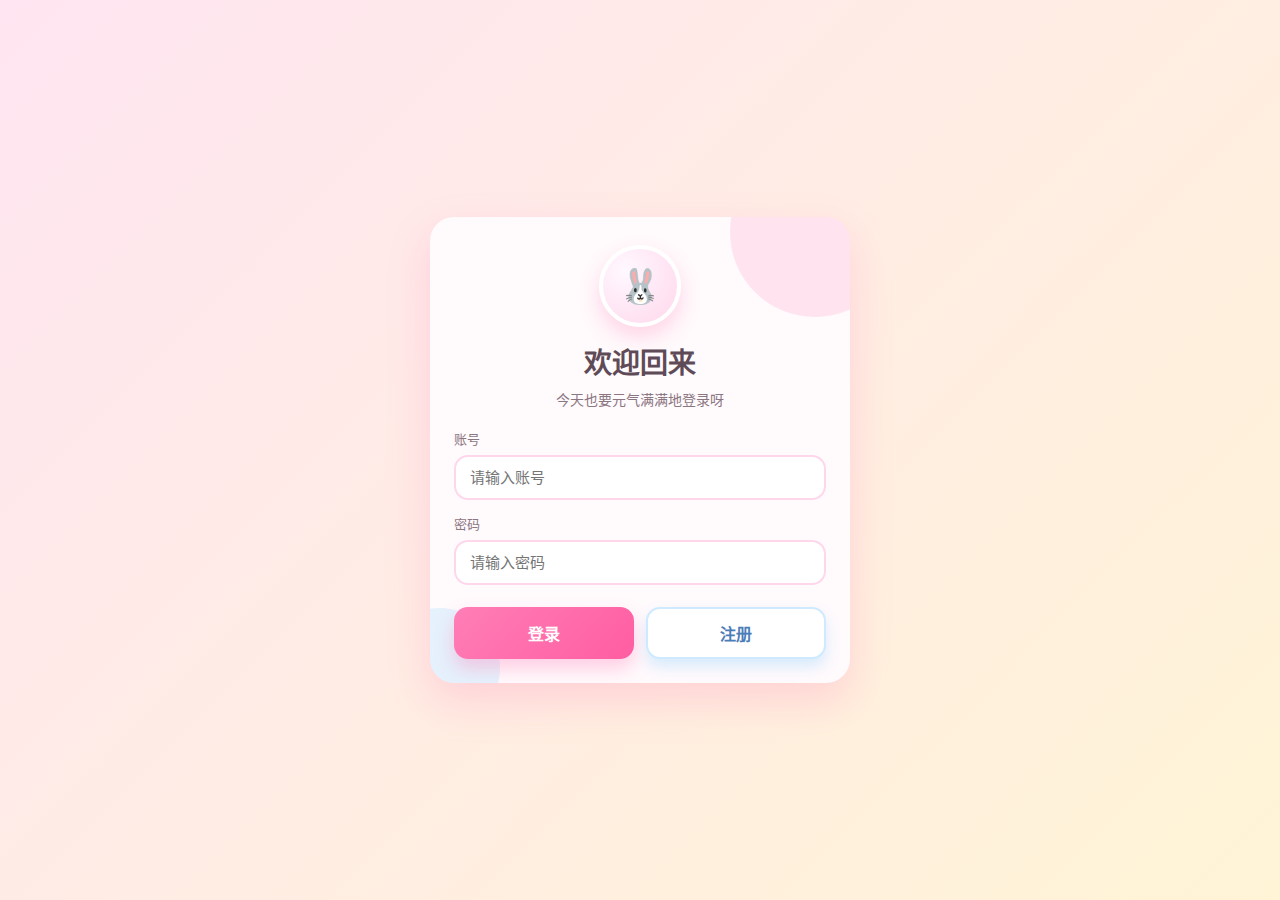
<file: index.html>
<!DOCTYPE html>
<html lang="zh-CN">
  <head>
    <meta charset="UTF-8" />
    <meta name="viewport" content="width=device-width, initial-scale=1.0" />
    <title>可爱风登录页</title>
    <style>
      :root {
        --bg-start: #ffe5f1;
        --bg-end: #fff4d6;
        --card-bg: #fffafc;
        --primary: #ff7eb6;
        --primary-dark: #ff5da2;
        --secondary: #7ecbff;
        --text-main: #5e4b57;
        --text-sub: #8b7682;
        --input-bg: #ffffff;
        --shadow: 0 18px 40px rgba(255, 126, 182, 0.25);
        --radius: 24px;
      }

      * {
        box-sizing: border-box;
      }

      body {
        margin: 0;
        min-height: 100vh;
        display: flex;
        align-items: center;
        justify-content: center;
        padding: 24px;
        background: linear-gradient(135deg, var(--bg-start), var(--bg-end));
        font-family: "Trebuchet MS", "Comic Sans MS", "PingFang SC", sans-serif;
        color: var(--text-main);
      }

      .login-card {
        width: min(420px, 100%);
        background: var(--card-bg);
        border-radius: var(--radius);
        box-shadow: var(--shadow);
        padding: 28px 24px 24px;
        position: relative;
        overflow: hidden;
      }

      .login-card::before,
      .login-card::after {
        content: "";
        position: absolute;
        border-radius: 50%;
        z-index: 0;
      }

      .login-card::before {
        width: 170px;
        height: 170px;
        background: rgba(255, 126, 182, 0.18);
        top: -70px;
        right: -50px;
      }

      .login-card::after {
        width: 120px;
        height: 120px;
        background: rgba(126, 203, 255, 0.2);
        left: -50px;
        bottom: -45px;
      }

      .content {
        position: relative;
        z-index: 1;
      }

      .avatar {
        width: 82px;
        height: 82px;
        margin: 0 auto 14px;
        border-radius: 50%;
        background: radial-gradient(circle at 30% 30%, #fff8ff, #ffd7eb);
        border: 4px solid #fff;
        box-shadow: 0 10px 20px rgba(255, 126, 182, 0.3);
        display: flex;
        align-items: center;
        justify-content: center;
        font-size: 34px;
      }

      h1 {
        margin: 0;
        text-align: center;
        font-size: 28px;
      }

      .subtitle {
        margin: 8px 0 20px;
        text-align: center;
        color: var(--text-sub);
        font-size: 14px;
      }

      .field {
        margin-bottom: 14px;
      }

      label {
        display: block;
        font-size: 13px;
        margin-bottom: 7px;
        color: var(--text-sub);
      }

      input {
        width: 100%;
        border: 2px solid #ffd7eb;
        background: var(--input-bg);
        border-radius: 14px;
        padding: 12px 14px;
        font-size: 15px;
        color: var(--text-main);
        transition: 0.2s ease;
        outline: none;
      }

      input:focus {
        border-color: var(--secondary);
        box-shadow: 0 0 0 4px rgba(126, 203, 255, 0.24);
      }

      .bottom-actions {
        margin-top: 22px;
        display: grid;
        grid-template-columns: 1fr 1fr;
        gap: 12px;
      }

      .btn {
        border: none;
        border-radius: 14px;
        padding: 12px;
        font-size: 16px;
        font-weight: 700;
        cursor: pointer;
        transition: transform 0.15s ease, box-shadow 0.15s ease, opacity 0.15s ease;
      }

      .btn:active {
        transform: translateY(1px);
      }

      .btn-login {
        background: linear-gradient(135deg, var(--primary), var(--primary-dark));
        color: #fff;
        box-shadow: 0 10px 18px rgba(255, 126, 182, 0.35);
      }

      .btn-register {
        background: #ffffff;
        color: #4c7db8;
        border: 2px solid #cfeaff;
        box-shadow: 0 8px 14px rgba(126, 203, 255, 0.3);
      }

      .btn:hover {
        transform: translateY(-1px);
        opacity: 0.95;
      }

      @media (max-width: 440px) {
        .login-card {
          padding: 24px 18px 20px;
        }

        h1 {
          font-size: 24px;
        }

        .btn {
          font-size: 15px;
        }
      }
    </style>
  </head>
  <body>
    <section class="login-card" aria-label="登录卡片">
      <div class="content">
        <div class="avatar" aria-hidden="true">🐰</div>
        <h1>欢迎回来</h1>
        <p class="subtitle">今天也要元气满满地登录呀</p>

        <form>
          <div class="field">
            <label for="username">账号</label>
            <input id="username" type="text" placeholder="请输入账号" />
          </div>

          <div class="field">
            <label for="password">密码</label>
            <input id="password" type="password" placeholder="请输入密码" />
          </div>

          <div class="bottom-actions">
            <button type="button" class="btn btn-login">登录</button>
            <button type="button" class="btn btn-register">注册</button>
          </div>
        </form>
      </div>
    </section>
  </body>
</html>
</file>
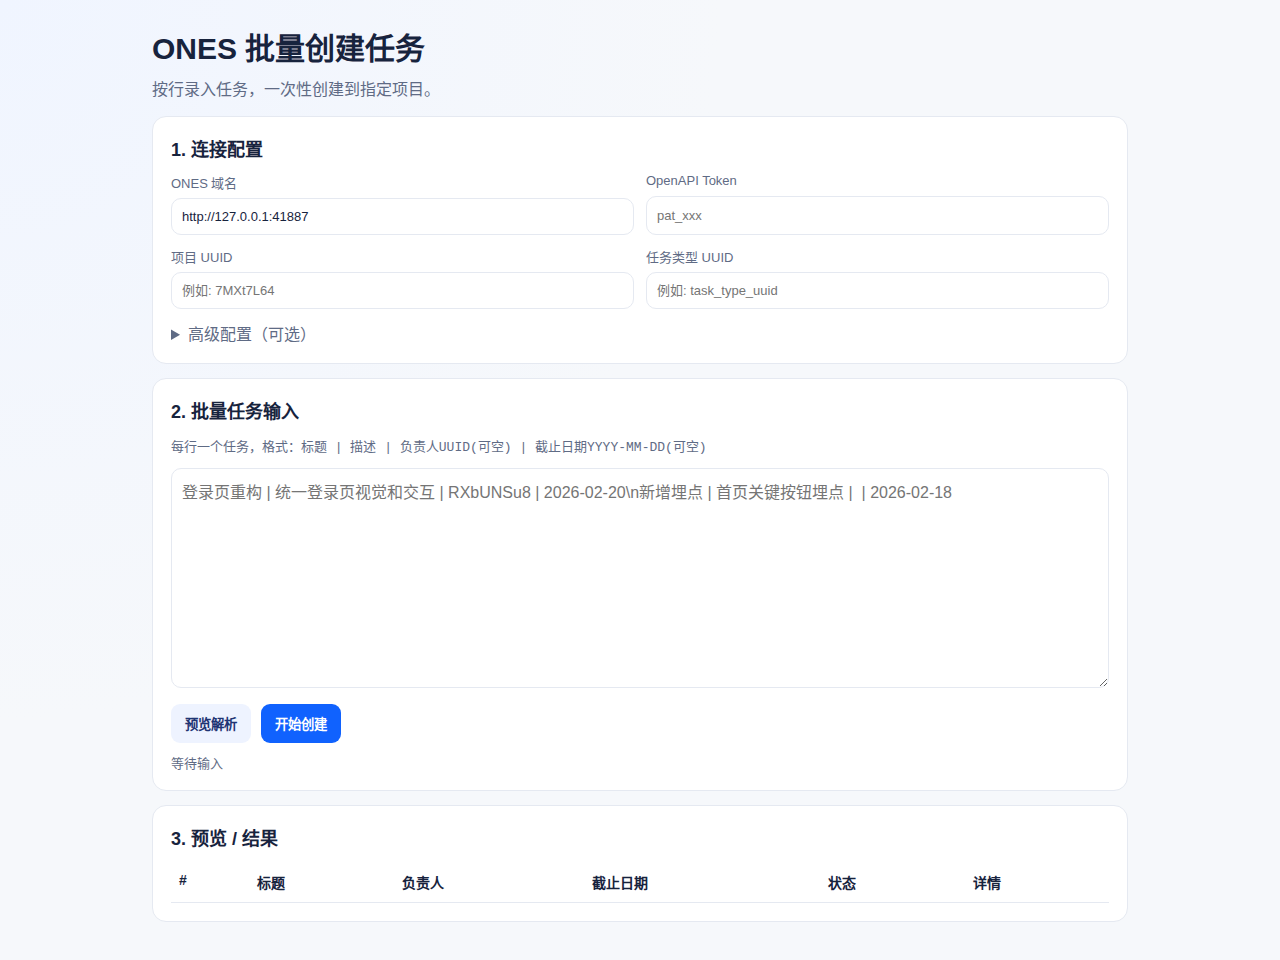
<file: ones-batch-task-plugin/web/index.html>
<!doctype html>
<html lang="zh-CN">
  <head>
    <meta charset="UTF-8" />
    <meta name="viewport" content="width=device-width, initial-scale=1.0" />
    <title>ONES 批量创建任务</title>
    <link rel="stylesheet" href="./styles.css" />
  </head>
  <body>
    <main class="container">
      <header class="hero">
        <h1>ONES 批量创建任务</h1>
        <p>按行录入任务，一次性创建到指定项目。</p>
      </header>

      <section class="card">
        <h2>1. 连接配置</h2>
        <div class="grid two">
          <label>
            ONES 域名
            <input id="baseUrl" placeholder="https://your-team.ones.pro" />
          </label>
          <label>
            OpenAPI Token
            <input id="token" type="password" placeholder="pat_xxx" />
          </label>
          <label>
            项目 UUID
            <input id="projectUuid" placeholder="例如: 7MXt7L64" />
          </label>
          <label>
            任务类型 UUID
            <input id="issueTypeUuid" placeholder="例如: task_type_uuid" />
          </label>
        </div>

        <details>
          <summary>高级配置（可选）</summary>
          <div class="grid two mt16">
            <label>
              默认负责人 UUID
              <input id="defaultAssigneeUuid" placeholder="例如: RXbUNSu8" />
            </label>
            <label>
              API 路径模板
              <input id="apiPathTemplate" value="/project/v1/projects/{project_uuid}/issues" />
            </label>
          </div>
          <p class="hint">当你的 ONES 环境接口路径不同，请修改 API 路径模板。</p>
        </details>
      </section>

      <section class="card">
        <h2>2. 批量任务输入</h2>
        <p class="hint">每行一个任务，格式：<code>标题 | 描述 | 负责人UUID(可空) | 截止日期YYYY-MM-DD(可空)</code></p>
        <textarea id="bulkInput" rows="11" placeholder="登录页重构 | 统一登录页视觉和交互 | RXbUNSu8 | 2026-02-20\n新增埋点 | 首页关键按钮埋点 |  | 2026-02-18"></textarea>

        <div class="actions">
          <button id="previewBtn" class="secondary">预览解析</button>
          <button id="createBtn" class="primary">开始创建</button>
        </div>

        <div id="status" class="status">等待输入</div>
      </section>

      <section class="card">
        <h2>3. 预览 / 结果</h2>
        <table>
          <thead>
            <tr>
              <th>#</th>
              <th>标题</th>
              <th>负责人</th>
              <th>截止日期</th>
              <th>状态</th>
              <th>详情</th>
            </tr>
          </thead>
          <tbody id="resultBody"></tbody>
        </table>
      </section>
    </main>

    <script src="./app.js"></script>
  </body>
</html>
</file>
<file: ones-batch-task-plugin/web/styles.css>
:root {
  --bg: #f6f8fb;
  --card: #ffffff;
  --ink: #17233d;
  --muted: #5f6b85;
  --line: #e5e9f1;
  --primary: #1062fe;
  --primary-dark: #0b4dd4;
  --secondary: #eef3ff;
  --success: #00a870;
  --error: #d03050;
}

* {
  box-sizing: border-box;
}

body {
  margin: 0;
  background: radial-gradient(circle at top left, #f0f5ff 0%, var(--bg) 45%);
  color: var(--ink);
  font-family: "PingFang SC", "Segoe UI", "Helvetica Neue", Arial, sans-serif;
}

.container {
  max-width: 1024px;
  margin: 0 auto;
  padding: 24px;
}

.hero {
  margin-bottom: 16px;
}

.hero h1 {
  margin: 0;
  font-size: 30px;
}

.hero p {
  color: var(--muted);
  margin: 8px 0 0;
}

.card {
  background: var(--card);
  border: 1px solid var(--line);
  border-radius: 14px;
  padding: 18px;
  margin-bottom: 14px;
}

.card h2 {
  margin: 0 0 12px;
  font-size: 18px;
}

.grid {
  display: grid;
  gap: 12px;
}

.grid.two {
  grid-template-columns: repeat(2, minmax(0, 1fr));
}

label {
  display: grid;
  gap: 6px;
  font-size: 13px;
  color: var(--muted);
}

input,
textarea {
  width: 100%;
  border: 1px solid var(--line);
  border-radius: 10px;
  padding: 10px;
  font: inherit;
  color: var(--ink);
  background: #fff;
}

input:focus,
textarea:focus {
  outline: 2px solid #bfd2ff;
  border-color: #bfd2ff;
}

details {
  margin-top: 12px;
}

summary {
  cursor: pointer;
  color: var(--muted);
}

.hint {
  color: var(--muted);
  font-size: 13px;
}

.actions {
  display: flex;
  gap: 10px;
  margin-top: 12px;
}

button {
  border: 0;
  border-radius: 9px;
  padding: 10px 14px;
  font-weight: 600;
  cursor: pointer;
}

button.primary {
  background: var(--primary);
  color: #fff;
}

button.primary:hover {
  background: var(--primary-dark);
}

button.secondary {
  background: var(--secondary);
  color: #1f3574;
}

.status {
  margin-top: 10px;
  font-size: 13px;
  color: var(--muted);
}

table {
  width: 100%;
  border-collapse: collapse;
  font-size: 14px;
}

th,
td {
  border-bottom: 1px solid var(--line);
  padding: 10px 8px;
  text-align: left;
  vertical-align: top;
}

.badge {
  border-radius: 999px;
  padding: 2px 8px;
  font-size: 12px;
  font-weight: 600;
}

.badge.ok {
  background: #eaf8f2;
  color: var(--success);
}

.badge.err {
  background: #fdecef;
  color: var(--error);
}

.mt16 {
  margin-top: 16px;
}

@media (max-width: 800px) {
  .container {
    padding: 12px;
  }

  .grid.two {
    grid-template-columns: 1fr;
  }

  table {
    display: block;
    overflow-x: auto;
  }
}
</file>
